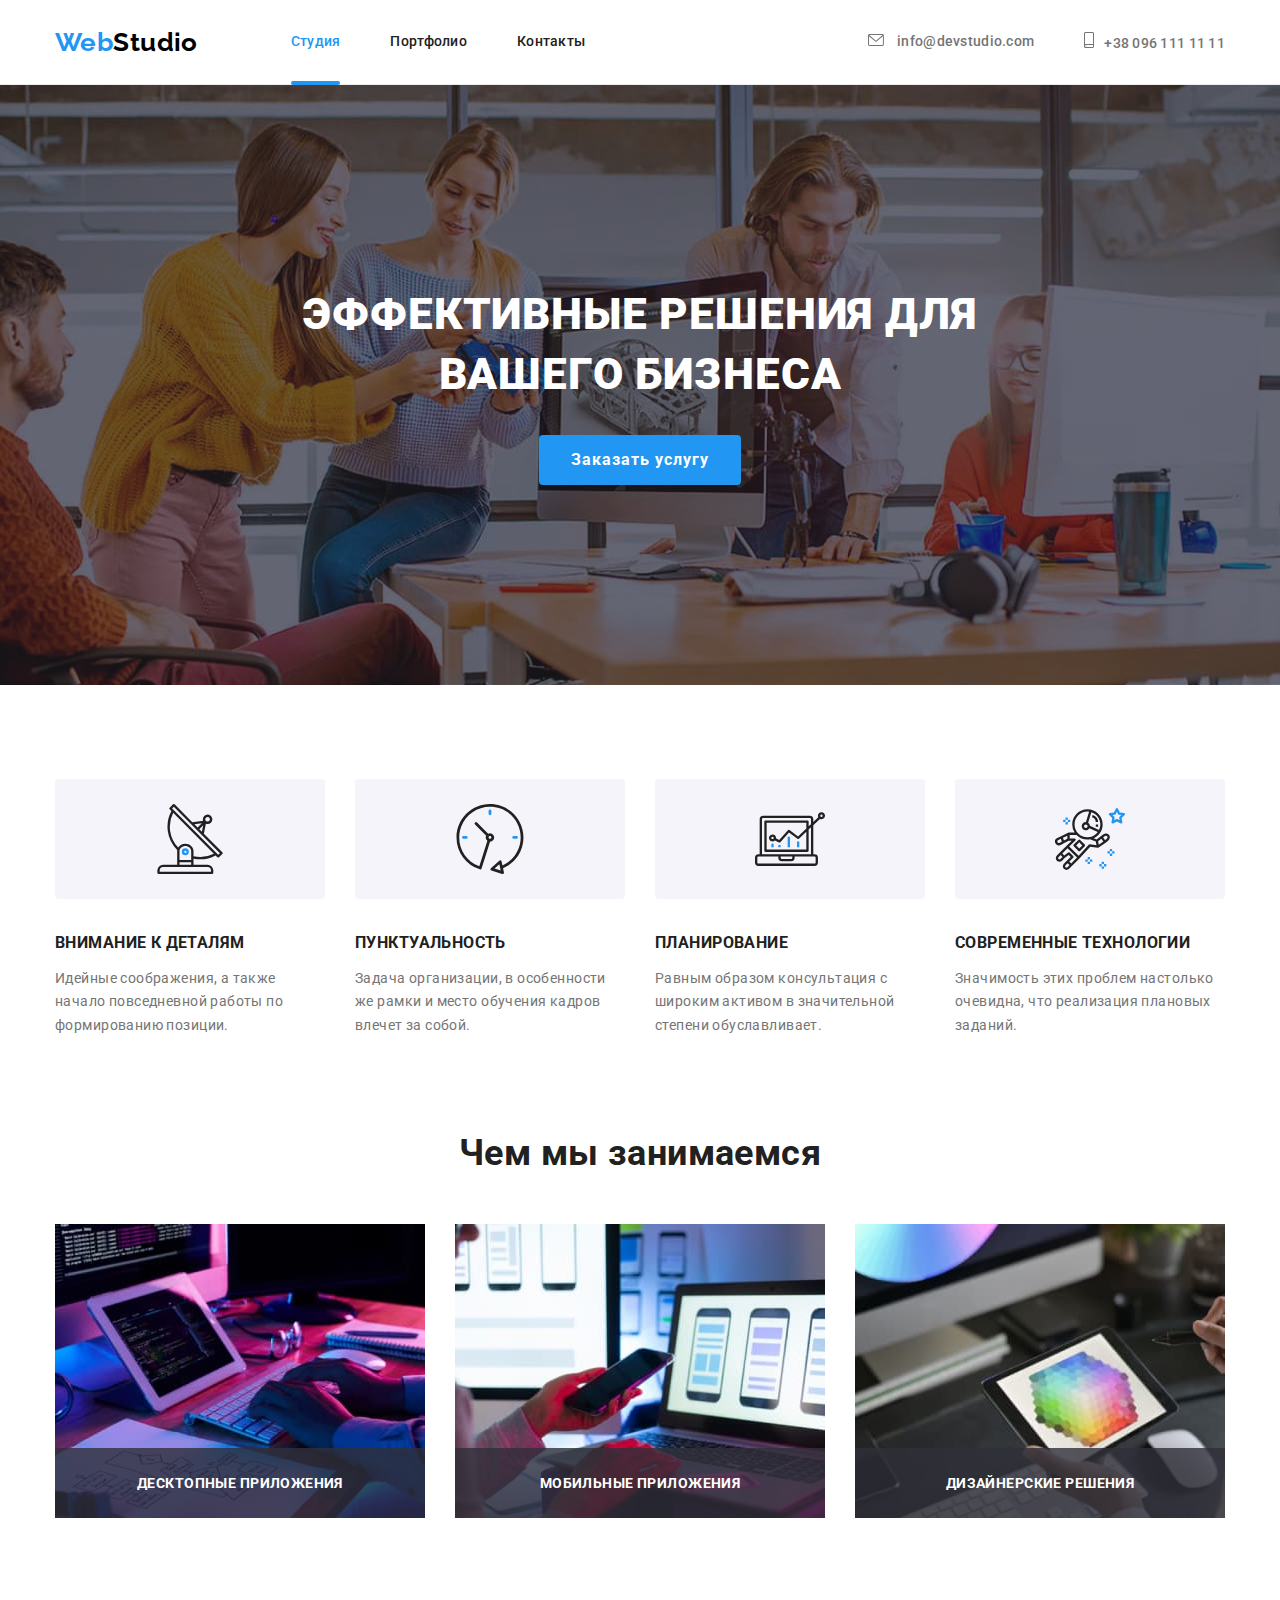
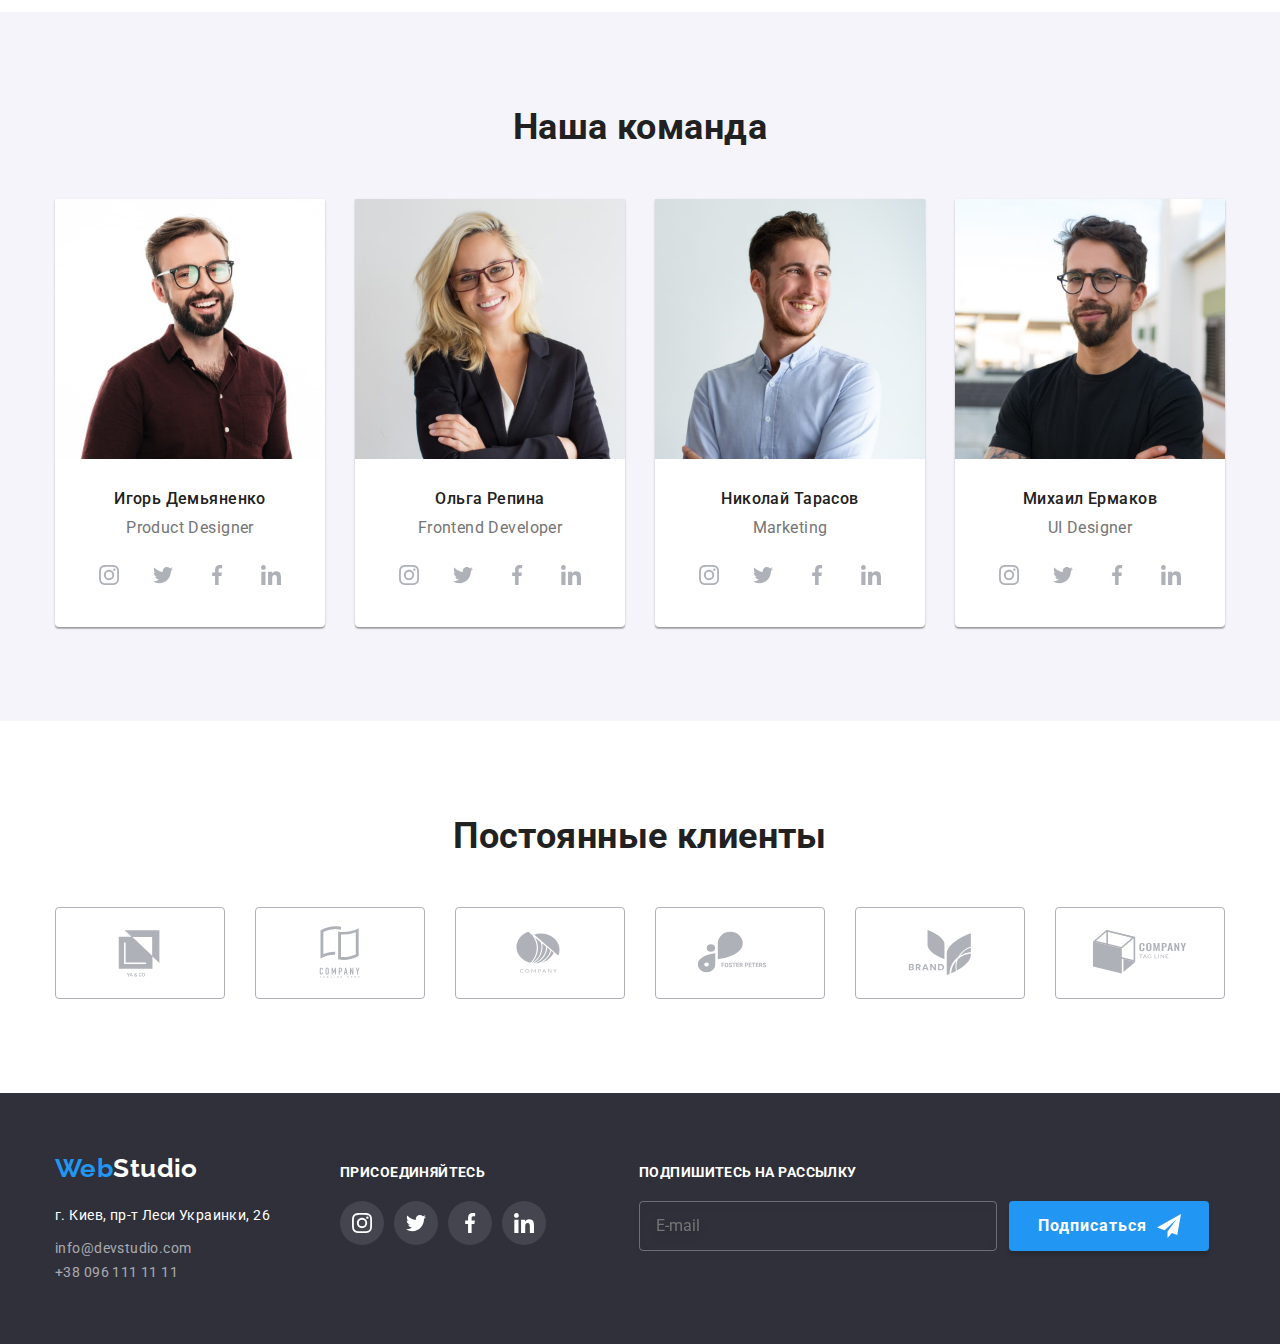
<file: index.html>
<!DOCTYPE html>
<html lang="ru">
  <head>
    <meta charset="UTF-8" />
    <meta http-equiv="X-UA-Compatible" content="IE=edge" />
    <meta name="viewport" content="width=device-width, initial-scale=1.0" />
    <title>Студия</title>
    <link rel="preconnect" href="https://fonts.googleapis.com" />
    <link rel="preconnect" href="https://fonts.gstatic.com" crossorigin />
    <link
      href="https://fonts.googleapis.com/css2?family=Raleway:wght@700&family=Roboto:wght@400;500;700;900&display=swap"
      rel="stylesheet"
    />
    <link rel="stylesheet" href="./css/main.min.css" />
  </head>
  <body>
    <header>
      <div class="container header">
        <nav class="navigation">
          <a class="link logo navigation__logo" href="./"
            >Web<span class="navigation__title navigation__title--color"
              >Studio</span
            ></a
          >
          <ul class="list navigation__pages">
            <li>
              <a
                class="link navigation__page navigation__page--active"
                href="./"
                >Студия</a
              >
            </li>
            <li>
              <a class="link navigation__page" href="./portfolio.html"
                >Портфолио</a
              >
            </li>
            <li><a class="link navigation__page" href="">Контакты</a></li>
          </ul>
        </nav>
        <ul class="list contacts">
          <li>
            <a class="link contacts__link" href="mailto:info@devstudio.com">
              <svg class="contacts__ico-envelope" width="16" height="12">
                <use href="./images/icons.svg#envelope"></use>
              </svg>
              info@devstudio.com</a
            >
          </li>
          <li>
            <a class="link contacts__link" href="tel:+380961111111"
              ><svg class="contacts__ico-smartphone" width="10" height="16">
                <use href="./images/icons.svg#smartphone"></use></svg
              >+38 096 111 11 11</a
            >
          </li>
        </ul>
      </div>
    </header>
    <main>
      <!-- Герой -->
      <section class="hero">
        <div class="container">
          <h1 class="hero__title">Эффективные решения для вашего бизнеса</h1>
          <button class="btn hero__btn" type="button" data-modal-open>
            Заказать услугу
          </button>
        </div>
      </section>
      <!-- Особенности -->
      <section class="container section">
        <h2 class="section__title visually-hidden">Особенности</h2>
        <ul class="list specialty">
          <li class="specialty__item">
            <div class="specialty__thumb">
              <svg class="specialty__icon" width="70" height="70">
                <use href="./images/icons.svg#antenna"></use>
              </svg>
            </div>
            <h3 class="specialty__title">Внимание к деталям</h3>
            <p>
              Идейные соображения, а также начало повседневной работы по
              формированию позиции.
            </p>
          </li>
          <li class="specialty__item">
            <div class="specialty__thumb">
              <svg class="specialty__icon" width="70" height="70">
                <use href="./images/icons.svg#clock"></use>
              </svg>
            </div>
            <h3 class="specialty__title">Пунктуальность</h3>
            <p>
              Задача организации, в особенности же рамки и место обучения кадров
              влечет за собой.
            </p>
          </li>
          <li class="specialty__item">
            <div class="specialty__thumb">
              <svg class="specialty__icon" width="70" height="70">
                <use href="./images/icons.svg#diagram"></use>
              </svg>
            </div>
            <h3 class="specialty__title">Планирование</h3>
            <p>
              Равным образом консультация с широким активом в значительной
              степени обуславливает.
            </p>
          </li>
          <li class="specialty__item">
            <div class="specialty__thumb">
              <svg class="specialty__icon" width="70" height="70">
                <use href="./images/icons.svg#astronaut"></use>
              </svg>
            </div>
            <h3 class="specialty__title">Современные технологии</h3>
            <p>
              Значимость этих проблем настолько очевидна, что реализация
              плановых заданий.
            </p>
          </li>
        </ul>
      </section>
      <!-- Чем мы занимаемся -->
      <section class="container section work">
        <h2 class="section__title">Чем мы занимаемся</h2>
        <ul class="list work__list work-box">
          <li class="work-box__item">
            <img
              class="work-box__img"
              src="./images/box1.jpg"
              alt="Десктопные приложения"
              width="370"
              height="294"
            />
            <div class="work-box__blok">
              <p class="work-box__text">Десктопные приложения</p>
            </div>
          </li>
          <li class="work-box__item">
            <img
              class="work-box__img"
              src="./images/box2.jpg"
              alt="Мобильные приложения"
              width="370"
              height="294"
            />
            <div class="work-box__blok">
              <p class="work-box__text">Мобильные приложения</p>
            </div>
          </li>
          <li class="work-box__item">
            <img
              class="work-box__img"
              src="./images/box3.jpg"
              alt="Дизайнерские решения"
              width="370"
              height="294"
            />
            <div class="work-box__blok">
              <p class="work-box__text">Дизайнерские решения</p>
            </div>
          </li>
        </ul>
      </section>
      <!-- Наша команда -->
      <section class="section-command section">
        <div class="container">
          <h2 class="section__title">Наша команда</h2>
          <ul class="list mans">
            <li class="mans__item">
              <img
                class="mans__img"
                src="./images/man1.jpg"
                alt="Игорь Демьяненко"
                width="270"
                height="260"
              />
              <div class="man-card">
                <h3 class="man-card__name">Игорь Демьяненко</h3>
                <p class="man-card__profession" lang="en">Product Designer</p>
                <ul class="list man-card__list">
                  <li>
                    <a
                      class="link-social man-card__link"
                      href=""
                      aria-label="instagram"
                      ><svg class="icon-social" width="20" height="20">
                        <use href="./images/icons.svg#instagram"></use></svg
                    ></a>
                  </li>
                  <li>
                    <a
                      class="link-social man-card__link"
                      href=""
                      aria-label="twitter"
                      ><svg class="icon-social" width="20" height="20">
                        <use href="./images/icons.svg#twitter"></use></svg
                    ></a>
                  </li>
                  <li>
                    <a
                      class="link-social man-card__link"
                      href=""
                      aria-label="facebook"
                      ><svg class="icon-social" width="20" height="20">
                        <use href="./images/icons.svg#facebook"></use></svg
                    ></a>
                  </li>
                  <li>
                    <a
                      class="link-social man-card__link"
                      href=""
                      aria-label="linkedin"
                      ><svg class="icon-social" width="20" height="20">
                        <use href="./images/icons.svg#linkedin"></use></svg
                    ></a>
                  </li>
                </ul>
              </div>
            </li>
            <li class="mans__item">
              <img
                class="mans__img"
                src="./images/man2.jpg"
                alt="Ольга Репина"
                width="270"
                height="260"
              />
              <div class="man-card">
                <h3 class="man-card__name">Ольга Репина</h3>
                <p class="man-card__profession" lang="en">Frontend Developer</p>
                <ul class="list man-card__list">
                  <li>
                    <a
                      class="link-social man-card__link"
                      href=""
                      aria-label="instagram"
                      ><svg class="icon-social" width="20" height="20">
                        <use href="./images/icons.svg#instagram"></use></svg
                    ></a>
                  </li>
                  <li>
                    <a
                      class="link-social man-card__link"
                      href=""
                      aria-label="twitter"
                      ><svg class="icon-social" width="20" height="20">
                        <use href="./images/icons.svg#twitter"></use></svg
                    ></a>
                  </li>
                  <li>
                    <a
                      class="link-social man-card__link"
                      href=""
                      aria-label="facebook"
                      ><svg class="icon-social" width="20" height="20">
                        <use href="./images/icons.svg#facebook"></use></svg
                    ></a>
                  </li>
                  <li>
                    <a
                      class="link-social man-card__link"
                      href=""
                      aria-label="linkedin"
                      ><svg class="icon-social" width="20" height="20">
                        <use href="./images/icons.svg#linkedin"></use></svg
                    ></a>
                  </li>
                </ul>
              </div>
            </li>
            <li class="mans__item">
              <img
                class="mans__img"
                src="./images/man3.jpg"
                alt="Николай Тарасов"
                width="270"
                height="260"
              />
              <div class="man-card">
                <h3 class="man-card__name">Николай Тарасов</h3>
                <p class="man-card__profession" lang="en">Marketing</p>
                <ul class="list man-card__list">
                  <li>
                    <a
                      class="link-social man-card__link"
                      href=""
                      aria-label="instagram"
                      ><svg class="icon-social" width="20" height="20">
                        <use href="./images/icons.svg#instagram"></use></svg
                    ></a>
                  </li>
                  <li>
                    <a
                      class="link-social man-card__link"
                      href=""
                      aria-label="twitter"
                      ><svg class="icon-social" width="20" height="20">
                        <use href="./images/icons.svg#twitter"></use></svg
                    ></a>
                  </li>
                  <li>
                    <a
                      class="link-social man-card__link"
                      href=""
                      aria-label="facebook"
                      ><svg class="icon-social" width="20" height="20">
                        <use href="./images/icons.svg#facebook"></use></svg
                    ></a>
                  </li>
                  <li>
                    <a
                      class="link-social man-card__link"
                      href=""
                      aria-label="linkedin"
                      ><svg class="icon-social" width="20" height="20">
                        <use href="./images/icons.svg#linkedin"></use></svg
                    ></a>
                  </li>
                </ul>
              </div>
            </li>
            <li class="mans__item">
              <img
                class="mans__img"
                src="./images/man4.jpg"
                alt="Михаил Ермаков"
                width="270"
                height="260"
              />
              <div class="man-card">
                <h3 class="man-card__name">Михаил Ермаков</h3>
                <p class="man-card__profession" lang="en">UI Designer</p>
                <ul class="list man-card__list">
                  <li>
                    <a
                      class="link-social man-card__link"
                      href=""
                      aria-label="instagram"
                      ><svg class="icon-social" width="20" height="20">
                        <use href="./images/icons.svg#instagram"></use></svg
                    ></a>
                  </li>
                  <li>
                    <a
                      class="link-social man-card__link"
                      href=""
                      aria-label="twitter"
                      ><svg class="icon-social" width="20" height="20">
                        <use href="./images/icons.svg#twitter"></use></svg
                    ></a>
                  </li>
                  <li>
                    <a
                      class="link-social man-card__link"
                      href=""
                      aria-label="facebook"
                      ><svg class="icon-social" width="20" height="20">
                        <use href="./images/icons.svg#facebook"></use></svg
                    ></a>
                  </li>
                  <li>
                    <a
                      class="link-social man-card__link"
                      href=""
                      aria-label="linkedin"
                      ><svg class="icon-social" width="20" height="20">
                        <use href="./images/icons.svg#linkedin"></use></svg
                    ></a>
                  </li>
                </ul>
              </div>
            </li>
          </ul>
        </div>
      </section>
      <section class="container section">
        <h2 class="section__title">Постоянные клиенты</h2>
        <ul class="list client">
          <li>
            <a class="client__link" href="" aria-label="company"
              ><svg class="client__icon" width="106" height="60">
                <use href="./images/icons.svg#logo1"></use></svg
            ></a>
          </li>
          <li>
            <a class="client__link" href="" aria-label="company"
              ><svg class="client__icon" width="106" height="60">
                <use href="./images/icons.svg#logo2"></use></svg
            ></a>
          </li>
          <li>
            <a class="client__link" href="" aria-label="company"
              ><svg class="client__icon" width="106" height="60">
                <use href="./images/icons.svg#logo3"></use></svg
            ></a>
          </li>
          <li>
            <a class="client__link" href="" aria-label="company"
              ><svg class="client__icon" width="106" height="60">
                <use href="./images/icons.svg#logo4"></use></svg
            ></a>
          </li>
          <li>
            <a class="client__link" href="" aria-label="company"
              ><svg class="client__icon" width="106" height="60">
                <use href="./images/icons.svg#logo5"></use></svg
            ></a>
          </li>
          <li>
            <a class="client__link" href="" aria-label="company"
              ><svg class="client__icon" width="106" height="60">
                <use href="./images/icons.svg#logo6"></use></svg
            ></a>
          </li>
        </ul>
      </section>
    </main>
    <footer>
      <div class="container section-footer">
        <!-- adress -->
        <div class="blok-adress">
          <a class="link logo blok-adress__logo" href="./"
            >Web<span class="blok-adress__text">Studio</span></a
          >
          <address>г. Киев, пр-т Леси Украинки, 26</address>
          <ul class="list blok-adress__list">
            <li>
              <a
                class="link blok-adress__contact"
                href="mailto:info@devstudio.com"
                >info@devstudio.com</a
              >
            </li>
            <li>
              <a class="link blok-adress__contact" href="tel:+380961111111"
                >+38 096 111 11 11</a
              >
            </li>
          </ul>
        </div>
        <!-- join -->
        <div class="blok-join">
          <b class="footer-title">присоединяйтесь</b>
          <ul class="list blok-join__list">
            <li>
              <a
                class="link-social blok-join__link"
                href=""
                aria-label="instagram"
                ><svg class="icon-social" width="20" height="20">
                  <use href="./images/icons.svg#instagram"></use></svg
              ></a>
            </li>
            <li>
              <a
                class="link-social blok-join__link"
                href=""
                aria-label="twitter"
                ><svg class="icon-social" width="20" height="20">
                  <use href="./images/icons.svg#twitter"></use></svg
              ></a>
            </li>
            <li>
              <a
                class="link-social blok-join__link"
                href=""
                aria-label="facebook"
                ><svg class="icon-social" width="20" height="20">
                  <use href="./images/icons.svg#facebook"></use></svg
              ></a>
            </li>
            <li>
              <a
                class="link-social blok-join__link"
                href=""
                aria-label="linkedin"
                ><svg class="icon-social" width="20" height="20">
                  <use href="./images/icons.svg#linkedin"></use></svg
              ></a>
            </li>
          </ul>
        </div>
        <!-- Subscribe -->
        <div class="blok-subscribe">
          <b class="footer-title">Подпишитесь на рассылку</b>

          <form class="blok-subscribe__field">
            <label for="email">
              <input
                class="blok-subscribe__mail"
                type="email"
                name="email"
                id="email"
                placeholder="E-mail"
              />
            </label>

            <button class="blok-subscribe__btn" type="submit">
              Подписаться<svg
                class="blok-subscribe__ico"
                width="24"
                height="24"
              >
                <use href="./images/icons.svg#send"></use>
              </svg>
            </button>
          </form>
        </div>
      </div>
    </footer>
    <!-- Модальное окно -->
    <div class="backdrop is-hidden" data-modal>
      <div class="modal">
        <button class="modal__btn-close" type="button" data-modal-close>
          <svg class="modal__icon" width="18" height="18">
            <use href="./images/icons.svg#close"></use>
          </svg>
        </button>
        <p class="modal__title">Оставьте свои данные, мы вам перезвоним</p>
        <div class="contacts">
          <form>
            <div class="contacts__form">
              <label class="contacts__label" for="username"> Имя</label
              ><input
                class="contacts__input"
                type="text"
                name="username"
                id="username"
              /><svg class="contacts__icon" width="18" height="18">
                <use href="./images/icons.svg#person"></use>
              </svg>
            </div>
            <div class="contacts__form">
              <label class="contacts__label" for="tel">Телефон</label>
              <input class="contacts__input" type="tel" name="tel" id="tel" />
              <svg class="contacts__icon" width="18" height="18">
                <use href="./images/icons.svg#phone"></use>
              </svg>
            </div>
            <div class="contacts__form">
              <label class="contacts__label" for="mail">Почта</label>
              <input
                class="contacts__input"
                type="email"
                name="email"
                id="mail"
              />
              <svg class="contacts__icon" width="18" height="18">
                <use href="./images/icons.svg#email"></use>
              </svg>
            </div>
            <label class="contacts__label" for="coment">Комментарий</label>
            <textarea
              class="contacts__textarea"
              name="coment"
              id="coment"
              placeholder="Введите текст"
            ></textarea>
            <!-- checkbox -->

            <label class="contacts__text" for="checkbox">
              <input
                class="visually-hidden contacts__checkbox"
                name="checkbox"
                type="checkbox"
                id="checkbox"
              /><span class="contacts__checkbox-ico"></span>Соглашаюсь с
              рассылкой и принимаю
              <a
                class="contacts__text-link"
                href=""
                target="_blank"
                rel="noopener noreferrer"
                >Условия договора</a
              >
            </label>

            <button class="contacts__btn" type="submit">Отправить</button>
          </form>
        </div>
      </div>
    </div>
    <!-- js для модального окна -->
    <script src="./js/modal.js"></script>
  </body>
</html>
</file>
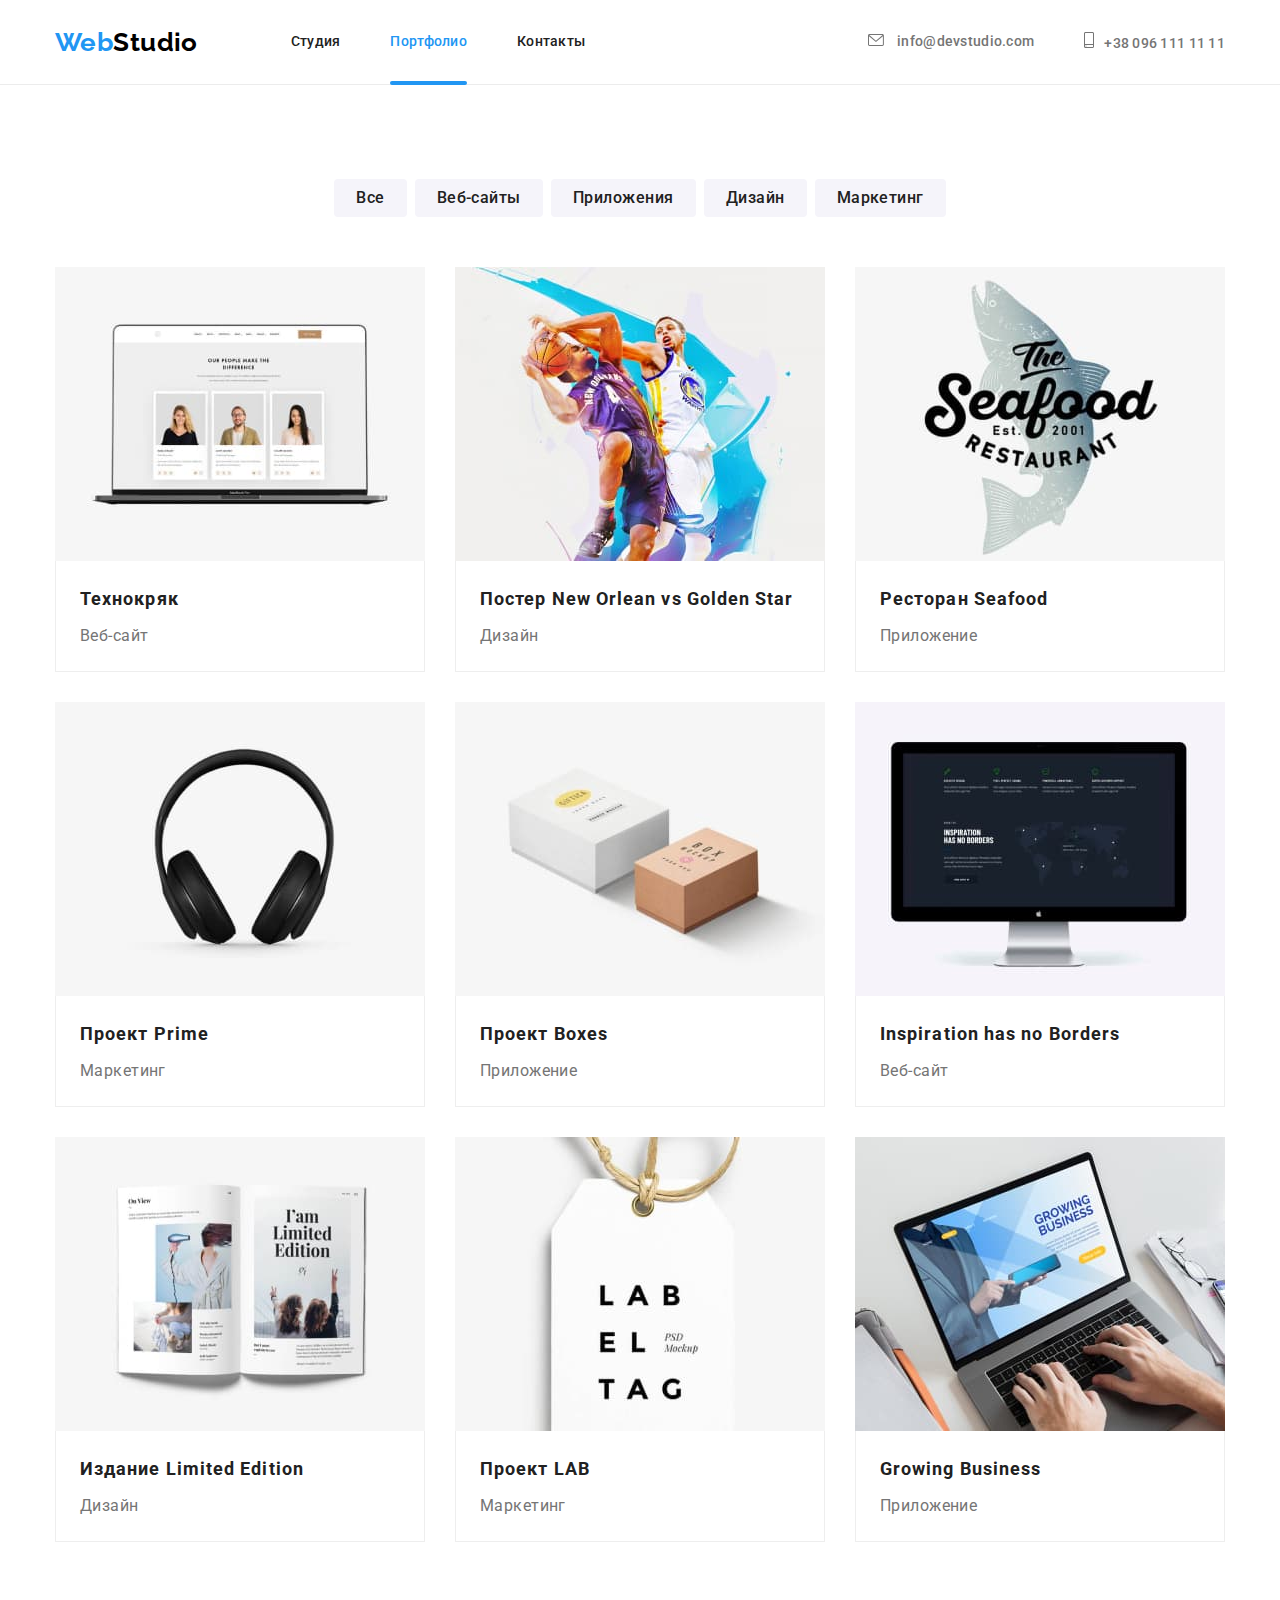
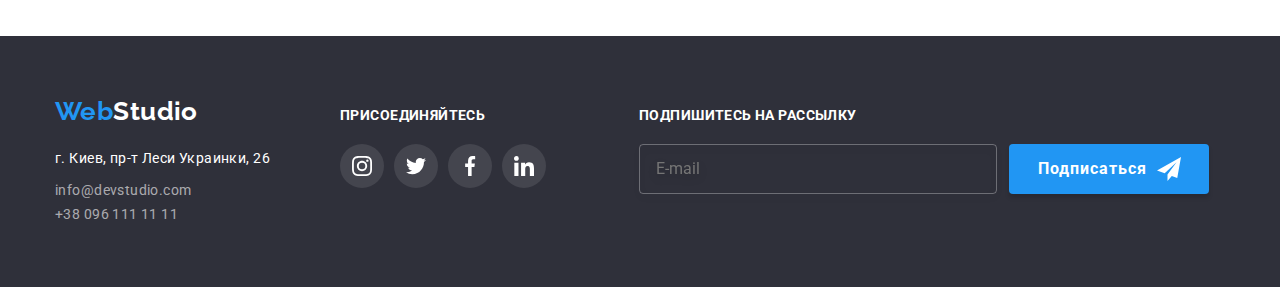
<file: portfolio.html>
<!DOCTYPE html>
<html lang="ru">
  <head>
    <meta charset="UTF-8" />
    <meta http-equiv="X-UA-Compatible" content="IE=edge" />
    <meta name="viewport" content="width=device-width, initial-scale=1.0" />
    <title>Портфолио</title>
    <link rel="preconnect" href="https://fonts.googleapis.com" />
    <link rel="preconnect" href="https://fonts.gstatic.com" crossorigin />
    <link
      href="https://fonts.googleapis.com/css2?family=Raleway:wght@700&family=Roboto:wght@400;500;700;900&display=swap"
      rel="stylesheet"
    />
    <link rel="stylesheet" href="./css/main.min.css" />
  </head>
  <body>
    <header>
      <div class="container header">
        <nav class="navigation">
          <a class="link logo navigation__logo" href="./"
            >Web<span class="navigation__title navigation__title--color"
              >Studio</span
            ></a
          >
          <ul class="list navigation__pages">
            <li>
              <a class="link navigation__page" href="./">Студия</a>
            </li>
            <li>
              <a
                class="link navigation__page navigation__page--active"
                href="./portfolio.html"
                >Портфолио</a
              >
            </li>
            <li><a class="link navigation__page" href="">Контакты</a></li>
          </ul>
        </nav>
        <ul class="list contacts">
          <li>
            <a class="link contacts__link" href="mailto:info@devstudio.com">
              <svg class="contacts__ico-envelope" width="16" height="12">
                <use href="./images/icons.svg#envelope"></use>
              </svg>
              info@devstudio.com</a
            >
          </li>
          <li>
            <a class="link contacts__link" href="tel:+380961111111"
              ><svg class="contacts__ico-smartphone" width="10" height="16">
                <use href="./images/icons.svg#smartphone"></use></svg
              >+38 096 111 11 11</a
            >
          </li>
        </ul>
      </div>
    </header>
    <main>
      <section class="container section">
        <h1 class="section__title visually-hidden">Портфолио</h1>
        <!-- Фильтр навигации -->
        <ul class="list filter">
          <li><button class="btn filter__btn" type="button">Все</button></li>
          <li>
            <button class="btn filter__btn" type="button">Веб-сайты</button>
          </li>
          <li>
            <button class="btn filter__btn" type="button">Приложения</button>
          </li>
          <li><button class="btn filter__btn" type="button">Дизайн</button></li>
          <li>
            <button class="btn filter__btn" type="button">Маркетинг</button>
          </li>
        </ul>
        <!-- Проекты портфолио -->
        <ul class="list projects">
          <li class="projects__element">
            <a class="link projects__link" href=""
              ><div class="thumb">
                <img
                  class="thumb__img"
                  src="./images/project1.jpg"
                  alt="Технокряк"
                />
                <div class="overlay">
                  <p class="overlay__text">
                    Технокряк это современная площадка распространения
                    коронавируса. Компании используют эту платформу для
                    цифрового шпионажа и атак на защищённые сервера конкурентов.
                  </p>
                </div>
              </div>
              <div class="projects__content">
                <h3 class="projects__name">Технокряк</h3>
                <p class="projects__type">Веб-сайт</p>
              </div></a
            >
          </li>
          <li class="projects__element">
            <a class="link projects__link" href=""
              ><div class="thumb">
                <img
                  class="thumb__img"
                  src="./images/project2.jpg"
                  alt="New Orlean vs Golden Star"
                />
                <div class="overlay">
                  <p class="overlay__text">
                    Технокряк это современная площадка распространения
                    коронавируса. Компании используют эту платформу для
                    цифрового шпионажа и атак на защищённые сервера конкурентов.
                  </p>
                </div>
              </div>
              <div class="projects__content">
                <h3 class="projects__name">
                  Постер <span lang="en">New Orlean vs Golden Star</span>
                </h3>
                <p class="projects__type">Дизайн</p>
              </div></a
            >
          </li>
          <li class="projects__element">
            <a class="link projects__link" href=""
              ><div class="thumb">
                <img
                  class="thumb__img"
                  src="./images/project3.jpg"
                  alt="Ресторан Seafood"
                />
                <div class="overlay">
                  <p class="overlay__text">
                    Технокряк это современная площадка распространения
                    коронавируса. Компании используют эту платформу для
                    цифрового шпионажа и атак на защищённые сервера конкурентов.
                  </p>
                </div>
              </div>
              <div class="projects__content">
                <h3 class="projects__name">
                  Ресторан <span lang="en">Seafood</span>
                </h3>
                <p class="projects__type">Приложение</p>
              </div></a
            >
          </li>
          <li class="projects__element">
            <a class="link projects__link" href=""
              ><div class="thumb">
                <img
                  class="thumb__img"
                  src="./images/project4.jpg"
                  alt="Проект Prime"
                />
                <div class="overlay">
                  <p class="overlay__text">
                    Технокряк это современная площадка распространения
                    коронавируса. Компании используют эту платформу для
                    цифрового шпионажа и атак на защищённые сервера конкурентов.
                  </p>
                </div>
              </div>
              <div class="projects__content">
                <h3 class="projects__name">
                  Проект <span lang="en">Prime</span>
                </h3>
                <p class="projects__type">Маркетинг</p>
              </div></a
            >
          </li>
          <li class="projects__element">
            <a class="link projects__link" href=""
              ><div class="thumb">
                <img
                  class="thumb__img"
                  src="./images/project5.jpg"
                  alt="Проект Boxes"
                />
                <div class="overlay">
                  <p class="overlay__text">
                    Технокряк это современная площадка распространения
                    коронавируса. Компании используют эту платформу для
                    цифрового шпионажа и атак на защищённые сервера конкурентов.
                  </p>
                </div>
              </div>
              <div class="projects__content">
                <h3 class="projects__name">
                  Проект <span lang="en">Boxes</span>
                </h3>
                <p class="projects__type">Приложение</p>
              </div></a
            >
          </li>
          <li class="projects__element">
            <a class="link projects__link" href=""
              ><div class="thumb">
                <img
                  class="thumb__img"
                  src="./images/project6.jpg"
                  alt="Inspiration has no Borders"
                />
                <div class="overlay">
                  <p class="overlay__text">
                    Технокряк это современная площадка распространения
                    коронавируса. Компании используют эту платформу для
                    цифрового шпионажа и атак на защищённые сервера конкурентов.
                  </p>
                </div>
              </div>
              <div class="projects__content">
                <h3 class="projects__name" lang="en">
                  Inspiration has no Borders
                </h3>
                <p class="projects__type">Веб-сайт</p>
              </div></a
            >
          </li>
          <li class="projects__element">
            <a class="link projects__link" href=""
              ><div class="thumb">
                <img
                  class="thumb__img"
                  src="./images/project7.jpg"
                  alt="Издание Limited Edition"
                />
                <div class="overlay">
                  <p class="overlay__text">
                    Технокряк это современная площадка распространения
                    коронавируса. Компании используют эту платформу для
                    цифрового шпионажа и атак на защищённые сервера конкурентов.
                  </p>
                </div>
              </div>
              <div class="projects__content">
                <h3 class="projects__name">
                  Издание <span lang="en">Limited Edition</span>
                </h3>
                <p class="projects__type">Дизайн</p>
              </div></a
            >
          </li>
          <li class="projects__element">
            <a class="link projects__link" href=""
              ><div class="thumb">
                <img
                  class="thumb__img"
                  src="./images/project8.jpg"
                  alt="Проект LAB"
                />
                <div class="overlay">
                  <p class="overlay__text">
                    Технокряк это современная площадка распространения
                    коронавируса. Компании используют эту платформу для
                    цифрового шпионажа и атак на защищённые сервера конкурентов.
                  </p>
                </div>
              </div>
              <div class="projects__content">
                <h3 class="projects__name">
                  Проект <span lang="en">LAB</span>
                </h3>
                <p class="projects__type">Маркетинг</p>
              </div></a
            >
          </li>
          <li class="projects__element">
            <a class="link projects__link" href=""
              ><div class="thumb">
                <img
                  class="thumb__img"
                  src="./images/project9.jpg"
                  alt="Growing Business"
                />
                <div class="overlay">
                  <p class="overlay__text">
                    Технокряк это современная площадка распространения
                    коронавируса. Компании используют эту платформу для
                    цифрового шпионажа и атак на защищённые сервера конкурентов.
                  </p>
                </div>
              </div>
              <div class="projects__content">
                <h3 class="projects__name" lang="en">Growing Business</h3>
                <p class="projects__type">Приложение</p>
              </div></a
            >
          </li>
        </ul>
      </section>
    </main>
    <footer>
      <div class="container section-footer">
        <!-- adress -->
        <div class="blok-adress">
          <a class="link logo blok-adress__logo" href="./"
            >Web<span class="blok-adress__text">Studio</span></a
          >
          <address>г. Киев, пр-т Леси Украинки, 26</address>
          <ul class="list blok-adress__list">
            <li>
              <a
                class="link blok-adress__contact"
                href="mailto:info@devstudio.com"
                >info@devstudio.com</a
              >
            </li>
            <li>
              <a class="link blok-adress__contact" href="tel:+380961111111"
                >+38 096 111 11 11</a
              >
            </li>
          </ul>
        </div>
        <!-- join -->
        <div class="blok-join">
          <b class="footer-title">присоединяйтесь</b>
          <ul class="list blok-join__list">
            <li>
              <a
                class="link-social blok-join__link"
                href=""
                aria-label="instagram"
                ><svg class="icon-social" width="20" height="20">
                  <use href="./images/icons.svg#instagram"></use></svg
              ></a>
            </li>
            <li>
              <a
                class="link-social blok-join__link"
                href=""
                aria-label="twitter"
                ><svg class="icon-social" width="20" height="20">
                  <use href="./images/icons.svg#twitter"></use></svg
              ></a>
            </li>
            <li>
              <a
                class="link-social blok-join__link"
                href=""
                aria-label="facebook"
                ><svg class="icon-social" width="20" height="20">
                  <use href="./images/icons.svg#facebook"></use></svg
              ></a>
            </li>
            <li>
              <a
                class="link-social blok-join__link"
                href=""
                aria-label="linkedin"
                ><svg class="icon-social" width="20" height="20">
                  <use href="./images/icons.svg#linkedin"></use></svg
              ></a>
            </li>
          </ul>
        </div>
        <!-- Subscribe -->
        <div class="blok-subscribe">
          <b class="footer-title">Подпишитесь на рассылку</b>

          <form class="blok-subscribe__field">
            <label for="email">
              <input
                class="blok-subscribe__mail"
                type="email"
                name="email"
                id="email"
                placeholder="E-mail"
              />
            </label>

            <button class="blok-subscribe__btn" type="submit">
              Подписаться<svg
                class="blok-subscribe__ico"
                width="24"
                height="24"
              >
                <use href="./images/icons.svg#send"></use>
              </svg>
            </button>
          </form>
        </div>
      </div>
    </footer>
  </body>
</html>
</file>
<file: css/main.min.css>
/*! modern-normalize v1.1.0 | MIT License | https://github.com/sindresorhus/modern-normalize */*,::before,::after{-webkit-box-sizing:border-box;box-sizing:border-box}html{line-height:1.15;-webkit-text-size-adjust:100%;-moz-tab-size:4;-o-tab-size:4;tab-size:4}body{margin:0;font-family:system-ui,-apple-system,"Segoe UI",Roboto,Helvetica,Arial,sans-serif,"Apple Color Emoji","Segoe UI Emoji"}hr{height:0;color:inherit}abbr[title]{-webkit-text-decoration:underline dotted;text-decoration:underline dotted}b,strong{font-weight:bolder}code,kbd,samp,pre{font-family:ui-monospace, SFMono-Regular, Consolas, "Liberation Mono", Menlo, monospace;font-size:1em}small{font-size:80%}sub,sup{font-size:75%;line-height:0;position:relative;vertical-align:baseline}sub{bottom:-0.25em}sup{top:-0.5em}table{text-indent:0;border-color:inherit}button,input,optgroup,select,textarea{font-family:inherit;font-size:100%;line-height:1.15;margin:0}button,select{text-transform:none}button,[type="button"],[type="reset"],[type="submit"]{-webkit-appearance:button}::-moz-focus-inner{border-style:none;padding:0}:-moz-focusring{outline:1px dotted ButtonText}:-moz-ui-invalid{box-shadow:none}legend{padding:0}progress{vertical-align:baseline}::-webkit-inner-spin-button,::-webkit-outer-spin-button{height:auto}[type="search"]{-webkit-appearance:textfield;outline-offset:-2px}::-webkit-search-decoration{-webkit-appearance:none}::-webkit-file-upload-button{-webkit-appearance:button;font:inherit}summary{display:list-item}:root{--accent-color: #2196f3;--background-color: #ffffff;--title--color: #212121;--text--color: #757575;--background-color-section: #2f303a;--logo-top-color: #000000;--contact-botom-color: rgba(255, 255, 255, 0.6);--background-color-man-section: #f5f4fa;--line-color: #ececec;--border-color: #eeeeee;--icon-color: #afb1b8;--icon-color-footer: rgba(255, 255, 255, 0.1);--hero-gradient: rgba(47, 48, 58, 0.4);--button-hiro-hover: #188ce8;--background-box: rgba(47, 48, 58, 0.8);--background-color-project: rgba(33, 150, 243, 0.9);--background-modal: rgba(0, 0, 0, 0.2);--border-color-form: rgba(33, 33, 33, 0.2);--modal-btn-color: rgba(0, 0, 0, 0.1)}h1,h2,h3,ul,p{margin:0;padding:0}body{margin:0 auto;font-family:Roboto,sans-serif;font-size:14px;line-height:1.71;letter-spacing:0.03em;color:var(--text--color);background-color:var(--background-color)}.container{width:1200px;padding-left:15px;padding-right:15px;margin-left:auto;margin-right:auto}.section{padding-top:94px;padding-bottom:94px}.section__title{margin-bottom:50px;font-weight:700;font-size:36px;line-height:1.17;text-align:center;color:var(--title--color)}.link{text-decoration:none}.list{list-style:none}.btn{font-family:Roboto,sans-serif;font-size:16px;cursor:pointer}.visually-hidden{position:absolute;width:1px;height:1px;margin:-1px;border:0;padding:0;white-space:nowrap;-webkit-clip-path:inset(100%);clip-path:inset(100%);clip:rect(0 0 0 0);overflow:hidden}.link-social{display:block;padding:12px;border-radius:50%;-webkit-transition-property:background-color fill;transition-property:background-color fill;-webkit-transition-duration:250ms;transition-duration:250ms;-webkit-transition-timing-function:cubic-bezier(0.4, 0, 0.2, 1);transition-timing-function:cubic-bezier(0.4, 0, 0.2, 1)}.icon-social{display:block}header{border-bottom:1px solid var(--line-color)}.header{display:-webkit-box;display:-ms-flexbox;display:flex}.navigation{display:-webkit-box;display:-ms-flexbox;display:flex;-webkit-box-align:center;-ms-flex-align:center;align-items:center}.navigation__logo{margin-right:93px}.navigation__title--color{color:var(--logo-top-color)}.navigation__pages{display:-webkit-box;display:-ms-flexbox;display:flex}.navigation__pages li+li{margin-left:50px}.navigation__page{color:var(--title--color)}.navigation__page--active{position:relative;color:var(--accent-color)}.navigation__page--active::after{position:absolute;bottom:-3px;left:0;content:"";width:100%;height:4px;border-radius:2px;background-color:var(--accent-color)}.logo{font-family:Raleway,sans-serif;font-weight:700;font-size:26px;line-height:1.19;color:var(--accent-color)}.contacts{display:-webkit-box;display:-ms-flexbox;display:flex;margin-left:auto;-webkit-box-align:center;-ms-flex-align:center;align-items:center}.contacts li+li{margin-left:50px}.contacts__link{display:-webkit-box;display:-ms-flexbox;display:flex;color:var(--text--color);fill:currentColor}.contacts__ico-envelope{margin-right:10px}.contacts__ico-smartphone{margin-right:10px}.navigation__page,.contacts__link{display:block;padding-top:32px;padding-bottom:32px;font-weight:500;line-height:1.14;letter-spacing:0.02em;-webkit-transition-property:color fill;transition-property:color fill;-webkit-transition-duration:250ms;transition-duration:250ms;-webkit-transition-timing-function:cubic-bezier(0.4, 0, 0.2, 1);transition-timing-function:cubic-bezier(0.4, 0, 0.2, 1)}.navigation__page:hover,.contacts__link:hover,.navigation__page:focus,.contacts__link:focus{color:var(--accent-color);fill:var(--accent-color)}.hero{max-width:1600px;padding-top:200px;padding-bottom:200px;margin-left:auto;margin-right:auto;text-align:center;letter-spacing:0.06em;color:var(--background-color);background-color:var(--background-color-section);background-image:-webkit-gradient(linear, left top, left bottom, from(var(--hero-gradient)), to(var(--hero-gradient))),url("../images/img-hero.jpg");background-image:linear-gradient(var(--hero-gradient), var(--hero-gradient)),url("../images/img-hero.jpg");background-repeat:no-repeat;background-position:center}.hero__title{width:696px;margin-bottom:30px;margin-left:auto;margin-right:auto;font-weight:900;font-size:44px;line-height:1.36;text-transform:uppercase}.hero__btn{padding:10px 32px;font-weight:700;line-height:1.87;letter-spacing:0.06em;color:var(--background-color);background-color:var(--accent-color);border:none;border-radius:4px;-webkit-transition-property:background-color;transition-property:background-color;-webkit-transition-duration:250ms;transition-duration:250ms;-webkit-transition-timing-function:cubic-bezier(0.4, 0, 0.2, 1);transition-timing-function:cubic-bezier(0.4, 0, 0.2, 1)}.hero__btn:hover,.hero__btn:focus{background-color:var(--button-hiro-hover)}.specialty{display:-webkit-box;display:-ms-flexbox;display:flex}.specialty__thumb{padding:25px 100px;margin-bottom:30px;border-radius:4px;background-color:var(--background-color-man-section)}.specialty__icon{display:block}.specialty__item{width:270px;margin-right:30px}.specialty__item:last-child{margin-right:0}.specialty__title{margin-bottom:10px;font-weight:700;text-transform:uppercase;color:var(--title--color)}.work{padding-top:0}.work__list{display:-webkit-box;display:-ms-flexbox;display:flex}.work-box__img{display:block}.work-box li+li{margin-left:30px}.work-box__item{position:relative}.work-box__blok{display:block;position:absolute;padding-top:27px;padding-bottom:27px;bottom:0;width:100%;background-color:var(--background-box)}.work-box__text{font-weight:700;line-height:1.15;text-align:center;text-transform:uppercase;color:var(--background-color)}.section-command{background-color:var(--background-color-man-section)}.mans{display:-webkit-box;display:-ms-flexbox;display:flex;font-size:16px;line-height:1.19;text-align:center}.mans>li+li{margin-left:30px}.mans__img{display:block}.mans__item{width:270px;background-color:var(--background-color);-webkit-box-shadow:0px 1px 3px rgba(0,0,0,0.12),0px 1px 1px rgba(0,0,0,0.14),0px 2px 1px rgba(0,0,0,0.2);box-shadow:0px 1px 3px rgba(0,0,0,0.12),0px 1px 1px rgba(0,0,0,0.14),0px 2px 1px rgba(0,0,0,0.2);border-radius:0px 0px 4px 4px}.man-card{padding:30px 32px}.man-card__name{margin-bottom:10px;font-weight:500;font-size:16px;line-height:1.19;color:var(--title--color)}.man-card__profession{margin-bottom:16px}.man-card__list{display:-webkit-box;display:-ms-flexbox;display:flex;-webkit-box-pack:justify;-ms-flex-pack:justify;justify-content:space-between}.man-card__link{fill:var(--icon-color)}.man-card__link:hover,.man-card__link:focus{fill:var(--background-color);background-color:var(--accent-color)}.client{display:-webkit-box;display:-ms-flexbox;display:flex}.client>li+li{margin-left:30px}.client__link{display:block;padding:15px 31px;border:1px solid var(--icon-color);border-radius:4px;fill:var(--icon-color);-webkit-transition-property:border-color fill;transition-property:border-color fill;-webkit-transition-duration:250ms;transition-duration:250ms;-webkit-transition-timing-function:cubic-bezier(0.4, 0, 0.2, 1);transition-timing-function:cubic-bezier(0.4, 0, 0.2, 1)}.client__link:hover,.client__link:focus{fill:var(--accent-color);border-color:var(--accent-color)}.client__icon{display:block}.filter{display:-webkit-box;display:-ms-flexbox;display:flex;-webkit-box-pack:center;-ms-flex-pack:center;justify-content:center;margin-bottom:50px}.filter li+li{margin-left:8px}.filter__btn{padding:6px 22px;font-weight:500;line-height:1.62;letter-spacing:0.03em;color:var(--title--color);background-color:var(--background-color-man-section);border-radius:4px;border:none;-webkit-transition-property:background-color color box-shadow;transition-property:background-color color box-shadow;-webkit-transition-duration:250ms;transition-duration:250ms;-webkit-transition-timing-function:cubic-bezier(0.4, 0, 0.2, 1);transition-timing-function:cubic-bezier(0.4, 0, 0.2, 1)}.filter__btn:hover,.filter__btn:focus{color:var(--background-color);background-color:var(--accent-color);-webkit-box-shadow:0px 3px 1px rgba(0,0,0,0.1),0px 1px 2px rgba(0,0,0,0.08),0px 2px 2px rgba(0,0,0,0.12);box-shadow:0px 3px 1px rgba(0,0,0,0.1),0px 1px 2px rgba(0,0,0,0.08),0px 2px 2px rgba(0,0,0,0.12)}.projects{display:-webkit-box;display:-ms-flexbox;display:flex;-ms-flex-wrap:wrap;flex-wrap:wrap}.projects__element{margin-right:30px;margin-bottom:30px}.projects__element:nth-child(3n){margin-right:0}.projects__element:nth-last-child(-n+3){margin-bottom:0}.projects__content{width:370px;padding:20px 24px;border:1px solid var(--border-color);border-top:none}.projects__link:hover .overlay{-webkit-transform:translateY(0);transform:translateY(0)}.projects__name{margin-bottom:4px;font-weight:700;font-size:18px;line-height:2;letter-spacing:0.06em;color:var(--title--color)}.projects__type{font-size:16px;line-height:1.87;color:var(--text--color)}.projects__link{display:inline-block;-webkit-transition-property:-webkit-box-shadow;transition-property:-webkit-box-shadow;transition-property:box-shadow;transition-property:box-shadow, -webkit-box-shadow;-webkit-transition-duration:250ms;transition-duration:250ms;-webkit-transition-timing-function:cubic-bezier(0.4, 0, 0.2, 1);transition-timing-function:cubic-bezier(0.4, 0, 0.2, 1)}.projects__link:hover,.projects__link:focus{display:inline-block;-webkit-box-shadow:0px 1px 1px rgba(0,0,0,0.12),0px 4px 4px rgba(0,0,0,0.06),1px 4px 6px rgba(0,0,0,0.16);box-shadow:0px 1px 1px rgba(0,0,0,0.12),0px 4px 4px rgba(0,0,0,0.06),1px 4px 6px rgba(0,0,0,0.16)}.thumb{position:relative;overflow:hidden}.thumb__img{display:block}.overlay{position:absolute;bottom:0;left:0;width:100%;height:100%;padding:63px 24px;background-color:var(--background-color-project);-webkit-transform:translateY(100%);transform:translateY(100%);-webkit-transition-property:-webkit-transform;transition-property:-webkit-transform;transition-property:transform;transition-property:transform, -webkit-transform;-webkit-transition-duration:250ms;transition-duration:250ms;-webkit-transition-timing-function:cubic-bezier(0.4, 0, 0.2, 1);transition-timing-function:cubic-bezier(0.4, 0, 0.2, 1)}.overlay__text{font-size:18px;line-height:1.56;color:var(--background-color)}footer{background-color:var(--background-color-section);padding-top:60px;padding-bottom:60px}.section-footer{display:-webkit-box;display:-ms-flexbox;display:flex}address{margin-bottom:9px;font-size:14px;font-style:normal;line-height:1.71;color:var(--background-color)}.footer-title{display:block;margin-bottom:20px;font-weight:700;line-height:1.14;text-transform:uppercase;color:var(--background-color)}.blok-adress{margin-right:70px}.blok-adress__logo{display:inline-block;margin-bottom:20px}.blok-adress__text{color:var(--background-color)}.blok-adress__contact>li+li{margin-top:9px}.blok-adress__contact{line-height:1.71;color:var(--contact-botom-color);-webkit-transition-property:color;transition-property:color;-webkit-transition-duration:250ms;transition-duration:250ms;-webkit-transition-timing-function:cubic-bezier(0.4, 0, 0.2, 1);transition-timing-function:cubic-bezier(0.4, 0, 0.2, 1)}.blok-adress__contact:hover,.blok-adress__contact:focus{color:var(--accent-color)}.blok-join{padding-top:12px;margin-right:93px}.blok-join__link{fill:var(--background-color);background-color:var(--icon-color-footer)}.blok-join__link:hover,.blok-join__link:focus{background-color:var(--accent-color)}.blok-join__list{display:-webkit-box;display:-ms-flexbox;display:flex}.blok-join__list>li+li{margin-left:10px}.blok-subscribe{padding-top:12px}.blok-subscribe__field{display:-webkit-box;display:-ms-flexbox;display:flex}.blok-subscribe__mail{width:358px;height:50px;padding-left:16px;margin-right:12px;font-size:16px;line-height:1.25;color:var(--contact-botom-color);border:1px solid rgba(255,255,255,0.3);-webkit-filter:drop-shadow(0px 4px 4px rgba(0,0,0,0.15));filter:drop-shadow(0px 4px 4px rgba(0,0,0,0.15));border-radius:4px;background-color:transparent}.blok-subscribe__btn{display:-webkit-box;display:-ms-flexbox;display:flex;-webkit-box-align:center;-ms-flex-align:center;align-items:center;padding:10px 28px 10px 29px;font-family:Roboto, sans-serif;font-weight:700;font-size:16px;line-height:1.87;letter-spacing:0.06em;color:var(--background-color);background:var(--accent-color);-webkit-box-shadow:0px 4px 4px rgba(0,0,0,0.15);box-shadow:0px 4px 4px rgba(0,0,0,0.15);border-radius:4px;border:none;cursor:pointer;-webkit-transition-property:background-color;transition-property:background-color;-webkit-transition-duration:250ms;transition-duration:250ms;-webkit-transition-timing-function:cubic-bezier(0.4, 0, 0.2, 1);transition-timing-function:cubic-bezier(0.4, 0, 0.2, 1)}.blok-subscribe__btn:hover,.blok-subscribe__btn:focus{background:var(--button-hiro-hover)}.blok-subscribe__ico{margin-left:10px}.backdrop{position:fixed;top:0;left:0;width:100%;height:100%;background-color:var(--background-modal);-webkit-transition-property:opacity visibility;transition-property:opacity visibility;-webkit-transition-duration:250ms;transition-duration:250ms;-webkit-transition-timing-function:cubic-bezier(0.4, 0, 0.2, 1);transition-timing-function:cubic-bezier(0.4, 0, 0.2, 1)}.is-hidden .modal{-webkit-transform:translate(-50%, -50%) scale(1.1);transform:translate(-50%, -50%) scale(1.1);opacity:0}.modal{position:absolute;top:50%;left:50%;width:528px;height:581px;padding:40px;background-color:var(--background-color);-webkit-transform:translate(-50%, -50%) scale(1);transform:translate(-50%, -50%) scale(1);opacity:1;-webkit-transition-property:opacity transform;transition-property:opacity transform;-webkit-transition-duration:250ms;transition-duration:250ms;-webkit-transition-timing-function:cubic-bezier(0.4, 0, 0.2, 1);transition-timing-function:cubic-bezier(0.4, 0, 0.2, 1)}.modal__btn-close{display:block;position:absolute;top:8px;right:8px;padding:6px;border:1px solid var(--modal-btn-color);border-radius:50%;background-color:var(--background-color);cursor:pointer;-webkit-transition-property:fill background-color;transition-property:fill background-color;-webkit-transition-duration:250ms;transition-duration:250ms;-webkit-transition-timing-function:cubic-bezier(0.4, 0, 0.2, 1);transition-timing-function:cubic-bezier(0.4, 0, 0.2, 1)}.modal__icon{display:block}.modal__btn-close:hover,.modal__btn-close:focus{fill:var(--accent-color)}.modal__title{margin-bottom:12px;font-weight:700;font-size:20px;line-height:1.15;text-align:center;color:var(--title--color)}.is-hidden{opacity:0;pointer-events:none;visibility:hidden}.contacts__label{position:relative;display:block;margin-bottom:4px;font-size:12px;line-height:1.17;letter-spacing:0.01em}.contacts__label:focus-within,.contacts__input:focus-within+.contacts__icon,.contacts__textarea:focus-within{border-color:var(--accent-color);fill:var(--accent-color)}.contacts__checkbox:focus-within+.contacts__checkbox-ico,.contacts__checkbox:hover+.contacts__checkbox-ico{border-color:var(--accent-color);cursor:pointer}.contacts__input:hover,.contacts__input:hover+.contacts__icon,.contacts__textarea:hover{border-color:var(--accent-color);cursor:pointer;fill:var(--accent-color)}.contacts__input,.contacts__textarea{display:block;width:448px;border:1px solid var(--border-color-form);border-radius:4px;-webkit-transition-property:border-color;transition-property:border-color;-webkit-transition-duration:250ms;transition-duration:250ms;-webkit-transition-timing-function:cubic-bezier(0.4, 0, 0.2, 1);transition-timing-function:cubic-bezier(0.4, 0, 0.2, 1)}.contacts__input{padding-left:42px;height:40px}.contacts__textarea{font-family:Roboto,sans-serif;font-size:12px;line-height:1.17;padding:12px 16px;margin-bottom:20px;height:120px;letter-spacing:0.01em;resize:none}.contacts__text{display:-webkit-box;display:-ms-flexbox;display:flex;margin-bottom:30px;-webkit-box-align:center;-ms-flex-align:center;align-items:center;font-size:14px;line-height:1.71;letter-spacing:0.03em}.contacts__text-link{margin-left:3px;color:var(--accent-color)}.contacts__btn{display:block;font-family:Roboto,sans-serif;font-weight:700;font-size:16px;line-height:1.87;letter-spacing:0.06em;color:var(--background-color);padding:10px 55px 10px 56px;margin-left:auto;margin-right:auto;background-color:var(--accent-color);-webkit-box-shadow:0px 4px 4px rgba(0,0,0,0.15);box-shadow:0px 4px 4px rgba(0,0,0,0.15);border-radius:4px;border:none;cursor:pointer;-webkit-transition-property:background-color;transition-property:background-color;-webkit-transition-duration:250ms;transition-duration:250ms;-webkit-transition-timing-function:cubic-bezier(0.4, 0, 0.2, 1);transition-timing-function:cubic-bezier(0.4, 0, 0.2, 1)}.contacts__btn:hover,.contacts__btn:focus{background-color:var(--button-hiro-hover)}.contacts__icon{display:block;position:absolute;bottom:11px;left:12px;-webkit-transition-property:fill;transition-property:fill;-webkit-transition-duration:250ms;transition-duration:250ms;-webkit-transition-timing-function:cubic-bezier(0.4, 0, 0.2, 1);transition-timing-function:cubic-bezier(0.4, 0, 0.2, 1)}.contacts__checkbox-ico{display:block;margin-right:7px;margin-left:13px;width:16px;height:15px;border:2px solid var(--logo-top-color);border-radius:2px;cursor:pointer;-webkit-transition-property:background-color border-color;transition-property:background-color border-color;-webkit-transition-duration:250ms;transition-duration:250ms;-webkit-transition-timing-function:cubic-bezier(0.4, 0, 0.2, 1);transition-timing-function:cubic-bezier(0.4, 0, 0.2, 1)}.contacts__checkbox:checked+.contacts__checkbox-ico{border-color:var(--accent-color);border-radius:2px;background-image:url("../images/icon-check.svg");background-size:contain;background-origin:border-box;background-repeat:no-repeat;background-color:var(--accent-color)}.contacts__form{position:relative;margin-bottom:10px}
/*# sourceMappingURL=main.min.css.map */
</file>
